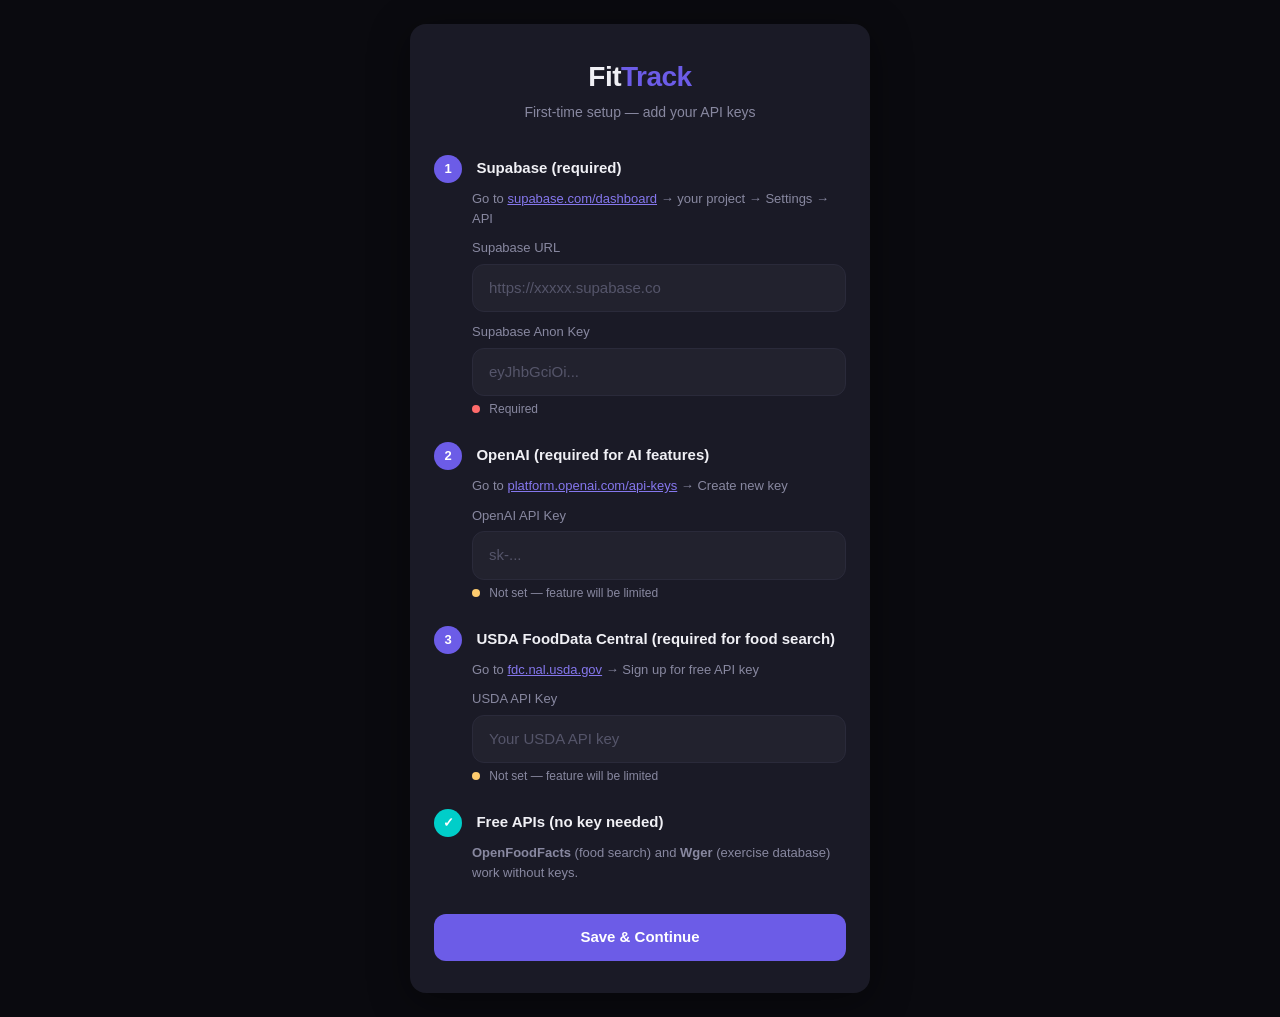
<file: index.html>
<!DOCTYPE html>
<html lang="en">
<head>
  <meta charset="UTF-8">
  <title>FitTrack</title>
  <script>
    // If keys exist → login, otherwise → setup
    const keys = JSON.parse(localStorage.getItem('fittrack_keys') || '{}');
    if (keys.SUPABASE_URL && keys.SUPABASE_ANON_KEY) {
      window.location.replace('login.html');
    } else {
      window.location.replace('setup.html');
    }
  </script>
</head>
<body>
  <p>Redirecting...</p>
</body>
</html>
</file>
<file: css/style.css>
/* ============================================
   FITNESS TRACKER — DESIGN SYSTEM
   ============================================ */

:root {
  /* Colors */
  --bg-primary: #0a0a0f;
  --bg-secondary: #12121a;
  --bg-card: #1a1a26;
  --bg-input: #22222e;
  --bg-hover: #2a2a38;

  --text-primary: #f0f0f5;
  --text-secondary: #8888a0;
  --text-muted: #55556a;

  --accent: #6c5ce7;
  --accent-light: #8577ed;
  --accent-dark: #5a4bd6;
  --accent-glow: rgba(108, 92, 231, 0.25);

  --success: #00cec9;
  --warning: #fdcb6e;
  --danger: #ff6b6b;

  --calories-color: #6c5ce7;
  --protein-color: #00cec9;
  --carbs-color: #fdcb6e;
  --fat-color: #ff6b6b;

  --border: #2a2a3a;
  --shadow: 0 4px 24px rgba(0, 0, 0, 0.3);
  --shadow-sm: 0 2px 8px rgba(0, 0, 0, 0.2);
  --shadow-lg: 0 8px 40px rgba(0, 0, 0, 0.4);

  /* Sizing */
  --radius-sm: 8px;
  --radius: 12px;
  --radius-lg: 16px;
  --radius-xl: 24px;
  --radius-full: 9999px;

  --nav-height: 64px;
  --max-width: 480px;

  /* Transitions */
  --ease: cubic-bezier(0.4, 0, 0.2, 1);
  --duration: 0.2s;
}

/* ============================================
   RESET & BASE
   ============================================ */

*, *::before, *::after {
  box-sizing: border-box;
  margin: 0;
  padding: 0;
}

html {
  font-size: 16px;
  -webkit-text-size-adjust: 100%;
  -webkit-tap-highlight-color: transparent;
}

body {
  font-family: -apple-system, BlinkMacSystemFont, 'Segoe UI', Roboto, Oxygen, Ubuntu, sans-serif;
  background: var(--bg-primary);
  color: var(--text-primary);
  line-height: 1.5;
  min-height: 100dvh;
  overflow-x: hidden;
  -webkit-font-smoothing: antialiased;
  -moz-osx-font-smoothing: grayscale;
}

input, button, textarea, select {
  font: inherit;
  color: inherit;
  border: none;
  outline: none;
  background: none;
}

button {
  cursor: pointer;
  -webkit-user-select: none;
  user-select: none;
}

a {
  color: var(--accent);
  text-decoration: none;
}

ul, ol {
  list-style: none;
}

img {
  display: block;
  max-width: 100%;
}

/* ============================================
   LAYOUT
   ============================================ */

.app-container {
  max-width: var(--max-width);
  margin: 0 auto;
  padding: 0 16px;
  padding-bottom: calc(var(--nav-height) + 24px);
  min-height: 100dvh;
}

.page {
  display: none;
  animation: fadeIn 0.3s var(--ease);
}

.page.active {
  display: block;
}

@keyframes fadeIn {
  from { opacity: 0; transform: translateY(8px); }
  to { opacity: 1; transform: translateY(0); }
}

@keyframes slideUp {
  from { opacity: 0; transform: translateY(24px); }
  to { opacity: 1; transform: translateY(0); }
}

@keyframes scaleIn {
  from { opacity: 0; transform: scale(0.95); }
  to { opacity: 1; transform: scale(1); }
}

/* ============================================
   AUTH PAGE
   ============================================ */

.auth-wrapper {
  display: flex;
  flex-direction: column;
  align-items: center;
  justify-content: center;
  min-height: 100dvh;
  padding: 24px;
}

.auth-card {
  width: 100%;
  max-width: 400px;
  background: var(--bg-card);
  border-radius: var(--radius-lg);
  padding: 32px 24px;
  box-shadow: var(--shadow-lg);
  animation: scaleIn 0.4s var(--ease);
}

.auth-logo {
  text-align: center;
  margin-bottom: 32px;
}

.auth-logo h1 {
  font-size: 28px;
  font-weight: 700;
  letter-spacing: -0.5px;
}

.auth-logo h1 span {
  color: var(--accent);
}

.auth-logo p {
  color: var(--text-secondary);
  font-size: 14px;
  margin-top: 4px;
}

.auth-tabs {
  display: flex;
  background: var(--bg-input);
  border-radius: var(--radius);
  padding: 4px;
  margin-bottom: 24px;
}

.auth-tab {
  flex: 1;
  padding: 10px;
  text-align: center;
  border-radius: var(--radius-sm);
  font-size: 14px;
  font-weight: 600;
  color: var(--text-secondary);
  transition: all var(--duration) var(--ease);
}

.auth-tab.active {
  background: var(--accent);
  color: white;
}

.auth-form {
  display: flex;
  flex-direction: column;
  gap: 16px;
}

.auth-form[hidden] {
  display: none;
}

.auth-error {
  background: rgba(255, 107, 107, 0.1);
  border: 1px solid rgba(255, 107, 107, 0.3);
  color: var(--danger);
  padding: 10px 14px;
  border-radius: var(--radius-sm);
  font-size: 13px;
  display: none;
}

.auth-error.visible {
  display: block;
}

/* ============================================
   FORM ELEMENTS
   ============================================ */

.input-group {
  display: flex;
  flex-direction: column;
  gap: 6px;
}

.input-group label {
  font-size: 13px;
  font-weight: 500;
  color: var(--text-secondary);
}

.input {
  width: 100%;
  padding: 12px 16px;
  background: var(--bg-input);
  border: 1px solid var(--border);
  border-radius: var(--radius);
  font-size: 15px;
  color: var(--text-primary);
  transition: border-color var(--duration) var(--ease);
}

.input:focus {
  border-color: var(--accent);
  box-shadow: 0 0 0 3px var(--accent-glow);
}

.input::placeholder {
  color: var(--text-muted);
}

.input-search {
  padding-left: 44px;
  background-image: url("data:image/svg+xml,%3Csvg xmlns='http://www.w3.org/2000/svg' width='18' height='18' viewBox='0 0 24 24' fill='none' stroke='%2355556a' stroke-width='2' stroke-linecap='round' stroke-linejoin='round'%3E%3Ccircle cx='11' cy='11' r='8'/%3E%3Cpath d='m21 21-4.3-4.3'/%3E%3C/svg%3E");
  background-repeat: no-repeat;
  background-position: 14px center;
}

.btn {
  display: inline-flex;
  align-items: center;
  justify-content: center;
  gap: 8px;
  padding: 12px 20px;
  border-radius: var(--radius);
  font-size: 15px;
  font-weight: 600;
  transition: all var(--duration) var(--ease);
}

.btn-primary {
  background: var(--accent);
  color: white;
}

.btn-primary:hover {
  background: var(--accent-light);
  box-shadow: 0 4px 16px var(--accent-glow);
}

.btn-primary:active {
  transform: scale(0.97);
}

.btn-secondary {
  background: var(--bg-input);
  color: var(--text-primary);
  border: 1px solid var(--border);
}

.btn-secondary:hover {
  background: var(--bg-hover);
}

.btn-ghost {
  color: var(--text-secondary);
  padding: 8px 12px;
}

.btn-ghost:hover {
  color: var(--text-primary);
  background: var(--bg-hover);
}

.btn-sm {
  padding: 8px 14px;
  font-size: 13px;
  border-radius: var(--radius-sm);
}

.btn-danger {
  background: rgba(255, 107, 107, 0.1);
  color: var(--danger);
}

.btn-danger:hover {
  background: rgba(255, 107, 107, 0.2);
}

.btn-full {
  width: 100%;
}

.btn:disabled {
  opacity: 0.5;
  pointer-events: none;
}

/* ============================================
   NAVIGATION
   ============================================ */

.bottom-nav {
  position: fixed;
  bottom: 0;
  left: 0;
  right: 0;
  height: var(--nav-height);
  background: var(--bg-secondary);
  border-top: 1px solid var(--border);
  display: flex;
  align-items: center;
  justify-content: center;
  gap: 0;
  z-index: 100;
  backdrop-filter: blur(20px);
  -webkit-backdrop-filter: blur(20px);
  padding-bottom: env(safe-area-inset-bottom);
}

.nav-item {
  flex: 1;
  max-width: 120px;
  display: flex;
  flex-direction: column;
  align-items: center;
  gap: 4px;
  padding: 8px 0;
  color: var(--text-muted);
  font-size: 11px;
  font-weight: 500;
  transition: color var(--duration) var(--ease);
  position: relative;
}

.nav-item.active {
  color: var(--accent);
}

.nav-item.active::before {
  content: '';
  position: absolute;
  top: -1px;
  left: 50%;
  transform: translateX(-50%);
  width: 24px;
  height: 2px;
  background: var(--accent);
  border-radius: 1px;
}

.nav-icon {
  width: 24px;
  height: 24px;
}

/* ============================================
   PAGE HEADER
   ============================================ */

.page-header {
  display: flex;
  align-items: center;
  justify-content: space-between;
  padding: 16px 0;
  position: sticky;
  top: 0;
  background: var(--bg-primary);
  z-index: 50;
}

.page-title {
  font-size: 24px;
  font-weight: 700;
  letter-spacing: -0.5px;
}

.page-header-actions {
  display: flex;
  align-items: center;
  gap: 8px;
}

.avatar-btn {
  width: 36px;
  height: 36px;
  border-radius: var(--radius-full);
  background: var(--accent);
  display: flex;
  align-items: center;
  justify-content: center;
  font-size: 14px;
  font-weight: 700;
  color: white;
}

/* ============================================
   CARDS
   ============================================ */

.card {
  background: var(--bg-card);
  border-radius: var(--radius-lg);
  padding: 20px;
  box-shadow: var(--shadow-sm);
}

.card + .card {
  margin-top: 12px;
}

.card-header {
  display: flex;
  align-items: center;
  justify-content: space-between;
  margin-bottom: 16px;
}

.card-title {
  font-size: 16px;
  font-weight: 600;
}

.card-subtitle {
  font-size: 13px;
  color: var(--text-secondary);
}

/* ============================================
   MACRO SUMMARY
   ============================================ */

.macro-grid {
  display: grid;
  grid-template-columns: repeat(4, 1fr);
  gap: 8px;
  margin-bottom: 16px;
}

.macro-item {
  background: var(--bg-input);
  border-radius: var(--radius);
  padding: 12px 8px;
  text-align: center;
}

.macro-value {
  font-size: 20px;
  font-weight: 700;
  line-height: 1.2;
}

.macro-label {
  font-size: 11px;
  color: var(--text-secondary);
  text-transform: uppercase;
  letter-spacing: 0.5px;
  margin-top: 2px;
}

.macro-bar-wrap {
  margin-top: 8px;
  height: 4px;
  background: rgba(255, 255, 255, 0.06);
  border-radius: 2px;
  overflow: hidden;
}

.macro-bar {
  height: 100%;
  border-radius: 2px;
  transition: width 0.5s var(--ease);
}

.macro-calories .macro-value { color: var(--calories-color); }
.macro-calories .macro-bar { background: var(--calories-color); }
.macro-protein .macro-value { color: var(--protein-color); }
.macro-protein .macro-bar { background: var(--protein-color); }
.macro-carbs .macro-value { color: var(--carbs-color); }
.macro-carbs .macro-bar { background: var(--carbs-color); }
.macro-fat .macro-value { color: var(--fat-color); }
.macro-fat .macro-bar { background: var(--fat-color); }

/* ============================================
   FOOD LOG
   ============================================ */

.food-list {
  display: flex;
  flex-direction: column;
  gap: 8px;
}

.food-item {
  display: flex;
  align-items: center;
  gap: 12px;
  padding: 14px 16px;
  background: var(--bg-input);
  border-radius: var(--radius);
  animation: slideUp 0.3s var(--ease);
}

.food-item-info {
  flex: 1;
  min-width: 0;
}

.food-item-name {
  font-size: 14px;
  font-weight: 600;
  white-space: nowrap;
  overflow: hidden;
  text-overflow: ellipsis;
}

.food-item-macros {
  display: flex;
  gap: 12px;
  font-size: 12px;
  color: var(--text-secondary);
  margin-top: 2px;
}

.food-item-macros span {
  display: flex;
  align-items: center;
  gap: 3px;
}

.food-item-macros .dot {
  width: 6px;
  height: 6px;
  border-radius: 50%;
  display: inline-block;
}

.food-item-cal {
  font-size: 16px;
  font-weight: 700;
  color: var(--accent);
  white-space: nowrap;
}

.food-item-delete {
  color: var(--text-muted);
  padding: 4px;
  transition: color var(--duration);
}

.food-item-delete:hover {
  color: var(--danger);
}

/* ============================================
   SEARCH DROPDOWN
   ============================================ */

.search-wrapper {
  position: relative;
  margin-bottom: 16px;
}

.search-dropdown {
  position: absolute;
  top: calc(100% + 4px);
  left: 0;
  right: 0;
  background: var(--bg-card);
  border: 1px solid var(--border);
  border-radius: var(--radius);
  max-height: 300px;
  overflow-y: auto;
  z-index: 60;
  box-shadow: var(--shadow-lg);
  display: none;
}

.search-dropdown.visible {
  display: block;
  animation: scaleIn 0.15s var(--ease);
}

.search-result {
  padding: 12px 16px;
  cursor: pointer;
  transition: background var(--duration);
  border-bottom: 1px solid var(--border);
}

.search-result:last-child {
  border-bottom: none;
}

.search-result:hover {
  background: var(--bg-hover);
}

.search-result-name {
  font-size: 14px;
  font-weight: 500;
}

.search-result-meta {
  font-size: 12px;
  color: var(--text-secondary);
  margin-top: 2px;
}

.search-result-source {
  display: inline-block;
  font-size: 10px;
  padding: 2px 6px;
  border-radius: 4px;
  background: var(--bg-hover);
  color: var(--text-muted);
  margin-top: 4px;
}

.search-ai-option {
  padding: 12px 16px;
  cursor: pointer;
  background: rgba(108, 92, 231, 0.08);
  color: var(--accent);
  font-weight: 500;
  font-size: 14px;
  display: flex;
  align-items: center;
  gap: 8px;
  transition: background var(--duration);
}

.search-ai-option:hover {
  background: rgba(108, 92, 231, 0.15);
}

/* ============================================
   SERVING MODAL
   ============================================ */

.modal-overlay {
  position: fixed;
  inset: 0;
  background: rgba(0, 0, 0, 0.7);
  z-index: 200;
  display: none;
  align-items: flex-end;
  justify-content: center;
  backdrop-filter: blur(4px);
}

.modal-overlay.visible {
  display: flex;
}

.modal {
  width: 100%;
  max-width: var(--max-width);
  background: var(--bg-card);
  border-radius: var(--radius-xl) var(--radius-xl) 0 0;
  padding: 24px;
  padding-bottom: calc(24px + env(safe-area-inset-bottom));
  animation: slideUp 0.3s var(--ease);
}

.modal-handle {
  width: 40px;
  height: 4px;
  background: var(--border);
  border-radius: 2px;
  margin: 0 auto 20px;
}

.modal-title {
  font-size: 18px;
  font-weight: 700;
  margin-bottom: 16px;
}

.modal-actions {
  display: flex;
  gap: 8px;
  margin-top: 20px;
}

.modal-actions .btn {
  flex: 1;
}

/* ============================================
   SERVING SIZE ADJUSTER
   ============================================ */

.serving-adjuster {
  display: flex;
  align-items: center;
  gap: 12px;
  background: var(--bg-input);
  padding: 12px 16px;
  border-radius: var(--radius);
  margin-bottom: 16px;
}

.serving-adjuster label {
  font-size: 13px;
  color: var(--text-secondary);
  white-space: nowrap;
}

.serving-adjuster input {
  width: 60px;
  text-align: center;
  font-size: 16px;
  font-weight: 700;
  background: var(--bg-card);
  padding: 6px;
  border-radius: var(--radius-sm);
}

.serving-adjuster .unit {
  font-size: 13px;
  color: var(--text-secondary);
}

.macro-preview {
  display: grid;
  grid-template-columns: repeat(4, 1fr);
  gap: 8px;
}

.macro-preview-item {
  text-align: center;
  padding: 10px 4px;
  background: var(--bg-input);
  border-radius: var(--radius-sm);
}

.macro-preview-item .value {
  font-size: 18px;
  font-weight: 700;
}

.macro-preview-item .label {
  font-size: 11px;
  color: var(--text-secondary);
  margin-top: 2px;
}

/* ============================================
   WORKOUT PAGE
   ============================================ */

.section-label {
  font-size: 13px;
  font-weight: 600;
  color: var(--text-secondary);
  text-transform: uppercase;
  letter-spacing: 0.5px;
  margin-bottom: 12px;
  margin-top: 20px;
}

.section-label:first-child {
  margin-top: 0;
}

.exercise-item {
  display: flex;
  align-items: center;
  gap: 12px;
  padding: 14px 16px;
  background: var(--bg-input);
  border-radius: var(--radius);
  animation: slideUp 0.3s var(--ease);
}

.exercise-item + .exercise-item {
  margin-top: 6px;
}

.exercise-icon {
  width: 40px;
  height: 40px;
  border-radius: var(--radius-sm);
  background: var(--accent-glow);
  display: flex;
  align-items: center;
  justify-content: center;
  flex-shrink: 0;
}

.exercise-item-info {
  flex: 1;
  min-width: 0;
}

.exercise-item-name {
  font-size: 14px;
  font-weight: 600;
}

.exercise-item-detail {
  font-size: 12px;
  color: var(--text-secondary);
  margin-top: 2px;
}

.exercise-item-muscle {
  font-size: 11px;
  color: var(--accent);
  background: var(--accent-glow);
  padding: 2px 8px;
  border-radius: var(--radius-full);
}

/* ============================================
   WORKOUT FORM
   ============================================ */

.exercise-form {
  display: grid;
  grid-template-columns: 1fr 1fr 1fr;
  gap: 8px;
  margin-top: 12px;
}

.exercise-form .input-group {
  gap: 4px;
}

.exercise-form .input {
  text-align: center;
  padding: 10px 8px;
}

/* ============================================
   AI BUILDER
   ============================================ */

.ai-builder {
  margin-top: 16px;
}

.ai-builder-input {
  display: flex;
  gap: 8px;
}

.ai-builder-input .input {
  flex: 1;
}

.ai-options {
  display: flex;
  gap: 8px;
  margin-top: 12px;
  flex-wrap: wrap;
}

.ai-option-chip {
  padding: 8px 16px;
  border-radius: var(--radius-full);
  font-size: 13px;
  font-weight: 500;
  background: var(--bg-input);
  border: 1px solid var(--border);
  color: var(--text-secondary);
  transition: all var(--duration) var(--ease);
}

.ai-option-chip.selected {
  background: var(--accent);
  border-color: var(--accent);
  color: white;
}

.ai-option-chip:hover:not(.selected) {
  border-color: var(--accent);
  color: var(--text-primary);
}

/* ============================================
   WORKOUT PLANS
   ============================================ */

.plan-card {
  background: var(--bg-input);
  border-radius: var(--radius);
  padding: 16px;
  cursor: pointer;
  transition: background var(--duration);
}

.plan-card:hover {
  background: var(--bg-hover);
}

.plan-card + .plan-card {
  margin-top: 8px;
}

.plan-card-name {
  font-size: 15px;
  font-weight: 600;
}

.plan-card-meta {
  font-size: 12px;
  color: var(--text-secondary);
  margin-top: 4px;
}

.plan-days {
  display: flex;
  gap: 6px;
  margin-top: 8px;
  flex-wrap: wrap;
}

.plan-day-chip {
  padding: 4px 10px;
  font-size: 11px;
  border-radius: var(--radius-full);
  background: var(--bg-card);
  color: var(--text-secondary);
}

/* ============================================
   GOALS PAGE
   ============================================ */

.goals-form {
  display: flex;
  flex-direction: column;
  gap: 16px;
}

.radio-group {
  display: flex;
  gap: 8px;
}

.radio-option {
  flex: 1;
  padding: 12px;
  text-align: center;
  border-radius: var(--radius);
  background: var(--bg-input);
  border: 1px solid var(--border);
  font-size: 13px;
  font-weight: 500;
  color: var(--text-secondary);
  transition: all var(--duration) var(--ease);
  cursor: pointer;
}

.radio-option.selected {
  border-color: var(--accent);
  color: var(--accent);
  background: var(--accent-glow);
}

.calculated-targets {
  display: grid;
  grid-template-columns: repeat(2, 1fr);
  gap: 8px;
  margin-top: 12px;
}

.target-item {
  background: var(--bg-input);
  border-radius: var(--radius);
  padding: 14px;
  text-align: center;
}

.target-value {
  font-size: 22px;
  font-weight: 700;
  color: var(--accent);
}

.target-label {
  font-size: 12px;
  color: var(--text-secondary);
  margin-top: 2px;
}

/* ============================================
   EMPTY STATES
   ============================================ */

.empty-state {
  text-align: center;
  padding: 40px 20px;
  color: var(--text-secondary);
}

.empty-state-icon {
  font-size: 48px;
  margin-bottom: 12px;
  opacity: 0.3;
}

.empty-state-text {
  font-size: 14px;
}

/* ============================================
   LOADING
   ============================================ */

.spinner {
  width: 20px;
  height: 20px;
  border: 2px solid var(--border);
  border-top-color: var(--accent);
  border-radius: 50%;
  animation: spin 0.6s linear infinite;
}

@keyframes spin {
  to { transform: rotate(360deg); }
}

.loading-inline {
  display: inline-flex;
  align-items: center;
  gap: 8px;
  font-size: 13px;
  color: var(--text-secondary);
}

/* ============================================
   TOAST NOTIFICATIONS
   ============================================ */

.toast-container {
  position: fixed;
  top: 16px;
  left: 50%;
  transform: translateX(-50%);
  z-index: 300;
  display: flex;
  flex-direction: column;
  gap: 8px;
  pointer-events: none;
  width: 100%;
  max-width: var(--max-width);
  padding: 0 16px;
}

.toast {
  background: var(--bg-card);
  border: 1px solid var(--border);
  border-radius: var(--radius);
  padding: 12px 16px;
  font-size: 14px;
  box-shadow: var(--shadow-lg);
  animation: slideDown 0.3s var(--ease);
  pointer-events: auto;
}

.toast.success {
  border-color: var(--success);
}

.toast.error {
  border-color: var(--danger);
}

@keyframes slideDown {
  from { opacity: 0; transform: translateY(-16px); }
  to { opacity: 1; transform: translateY(0); }
}

/* ============================================
   DATE PICKER
   ============================================ */

.date-nav {
  display: flex;
  align-items: center;
  justify-content: center;
  gap: 16px;
  margin-bottom: 16px;
}

.date-nav-btn {
  width: 36px;
  height: 36px;
  border-radius: var(--radius-full);
  display: flex;
  align-items: center;
  justify-content: center;
  color: var(--text-secondary);
  transition: all var(--duration);
}

.date-nav-btn:hover {
  background: var(--bg-hover);
  color: var(--text-primary);
}

.date-label {
  font-size: 15px;
  font-weight: 600;
  min-width: 140px;
  text-align: center;
}

/* ============================================
   SCROLLBAR
   ============================================ */

::-webkit-scrollbar {
  width: 4px;
}

::-webkit-scrollbar-track {
  background: transparent;
}

::-webkit-scrollbar-thumb {
  background: var(--border);
  border-radius: 2px;
}

/* ============================================
   RESPONSIVE
   ============================================ */

@media (min-width: 768px) {
  .app-container {
    padding: 0 24px;
    padding-bottom: calc(var(--nav-height) + 32px);
  }

  .modal {
    border-radius: var(--radius-xl);
    margin-bottom: 24px;
  }

  .modal-overlay {
    align-items: center;
  }
}

/* ============================================
   UTILITY
   ============================================ */

.flex { display: flex; }
.flex-col { flex-direction: column; }
.items-center { align-items: center; }
.justify-between { justify-content: space-between; }
.gap-2 { gap: 8px; }
.gap-3 { gap: 12px; }
.gap-4 { gap: 16px; }
.mt-2 { margin-top: 8px; }
.mt-3 { margin-top: 12px; }
.mt-4 { margin-top: 16px; }
.mb-3 { margin-bottom: 12px; }
.text-sm { font-size: 13px; }
.text-muted { color: var(--text-secondary); }
.text-center { text-align: center; }
.w-full { width: 100%; }
.hidden { display: none !important; }
</file>
